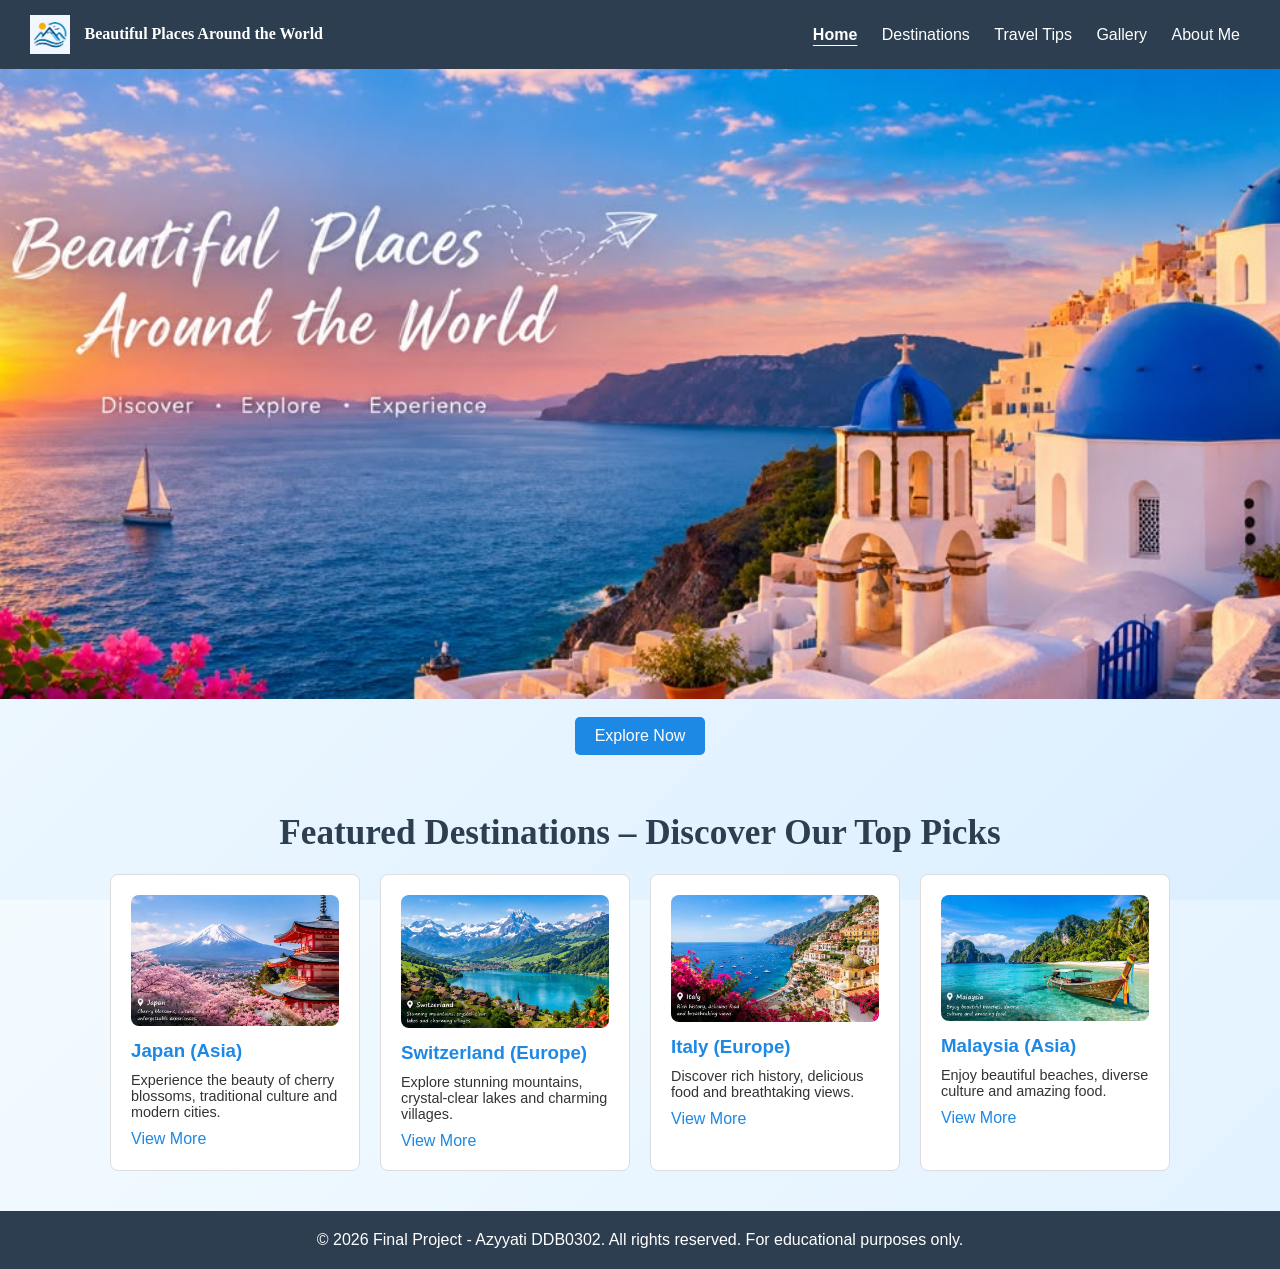
<file: index.html>
<!DOCTYPE html>
<html lang="en">
<head>
  <meta charset="UTF-8">
  <title>Beautiful Places Around the World</title>
  <link rel="stylesheet" href="style.css">
</head>
<body>
  <!-- Header -->
  <header>
    <div class="logo">
      <img src="images/logo.jpeg" alt="Logo">
      <span>Beautiful Places Around the World</span>
    </div>
    <nav>
      <a href="index.html" aria-current="page">Home</a>
      <a href="destinations.html">Destinations</a>
      <a href="tips.html">Travel Tips</a>
      <a href="gallery.html">Gallery</a>
      <a href="about.html">About Me</a>
    </nav>
  </header>

  <!-- Hero Banner -->
  <section class="hero">
    <img src="images/backgroundhero.jpeg" alt="Beautiful Places">
  </section>
  <div class="hero-action">
    <a href="destinations.html" class="btn">Explore Now</a>
  </div>

  <!-- Featured Destinations -->
  <section class="featured">
    <h2>Featured Destinations – Discover Our Top Picks</h2>
    <div class="cards">
      <div class="card">
        <img src="images/japan.jpeg" alt="Japan">
        <h3>Japan (Asia)</h3>
        <p>Experience the beauty of cherry blossoms, traditional culture and modern cities.</p>
        <a href="destinations.html#japan">View More</a>
      </div>
      <div class="card">
        <img src="images/switzerland.jpeg" alt="Switzerland">
        <h3>Switzerland (Europe)</h3>
        <p>Explore stunning mountains, crystal-clear lakes and charming villages.</p>
        <a href="destinations.html#switzerland">View More</a>
      </div>
      <div class="card">
        <img src="images/italy.jpeg" alt="Italy">
        <h3>Italy (Europe)</h3>
        <p>Discover rich history, delicious food and breathtaking views.</p>
        <a href="destinations.html#italy">View More</a>
      </div>
      <div class="card">
        <img src="images/malaysia.jpeg" alt="Malaysia">
        <h3>Malaysia (Asia)</h3>
        <p>Enjoy beautiful beaches, diverse culture and amazing food.</p>
        <a href="destinations.html#malaysia">View More</a>
      </div>
    </div>
  </section>

  <!-- Footer -->
  <footer>
    <p>&copy; 2026 Final Project - Azyyati DDB0302. All rights reserved. For educational purposes only.</p>
  </footer>
</body>
</html>
</file>
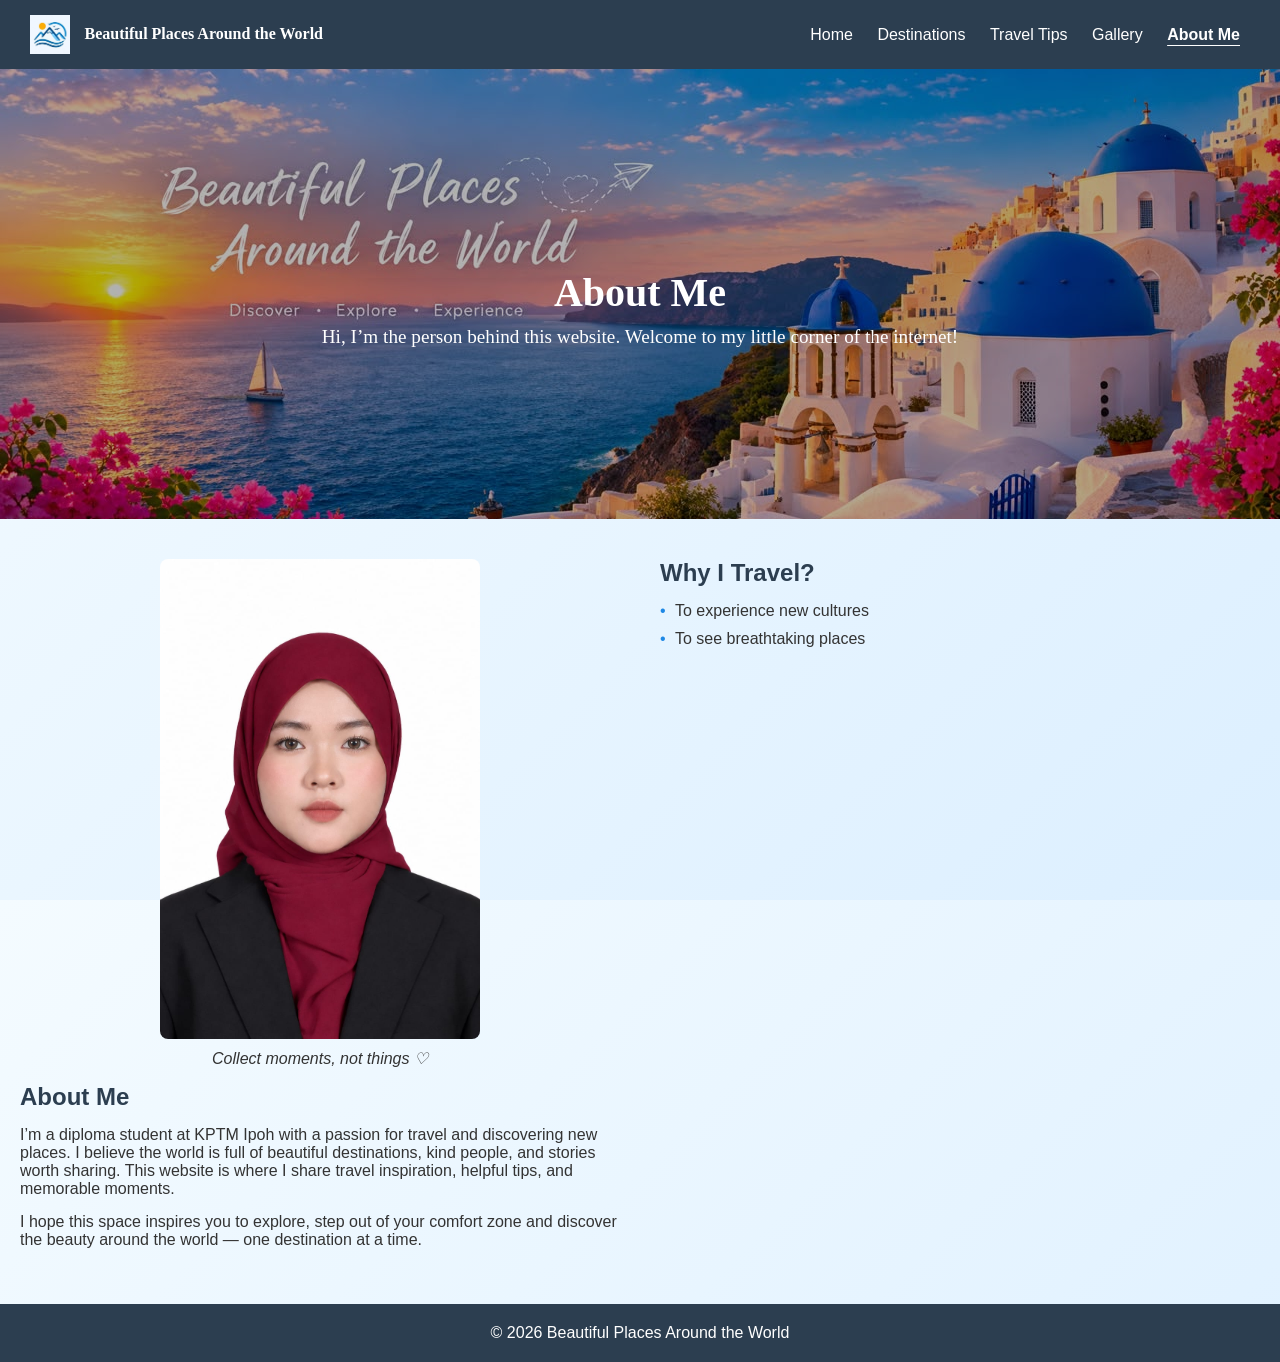
<file: about.html>
<!DOCTYPE html>
<html lang="en">
<head>
  <meta charset="UTF-8">
  <title>About Me</title>
  <link rel="stylesheet" href="style.css">
</head>
<body>
  <!-- Header -->
  <header>
    <div class="logo">
      <img src="images/logo.jpeg" alt="Logo">
      <span>Beautiful Places Around the World</span>
    </div>
    <nav>
      <a href="index.html">Home</a>
      <a href="destinations.html">Destinations</a>
      <a href="tips.html">Travel Tips</a>
      <a href="gallery.html">Gallery</a>
      <a href="about.html" aria-current="page">About Me</a>
    </nav>
  </header>

  <!-- Hero Banner -->
  <section class="hero hero-about">
    <div class="hero-text">
      <h1>About Me</h1>
      <p>Hi, I’m the person behind this website. Welcome to my little corner of the internet!</p>
    </div>
  </section>

  <!-- About Content -->
  <section class="about-content">
    <div class="about-left">
      <img src="images/myself.jpeg" alt="My Photo">
      <p class="caption">Collect moments, not things ♡</p>
      <h2>About Me</h2>
      <p>I’m a diploma student at KPTM Ipoh with a passion for travel and discovering new places. I believe the world is full of beautiful destinations, kind people, and stories worth sharing. This website is where I share travel inspiration, helpful tips, and memorable moments.</p>
      <p>I hope this space inspires you to explore, step out of your comfort zone and discover the beauty around the world — one destination at a time.</p>

      
    </div>

    <div class="about-right">
      <h2>Why I Travel?</h2>
      <ul>
        <li>To experience new cultures</li>
        <li>To see breathtaking places</li>
      </ul>
    </div>
  </section>

  <!-- Footer -->
  <footer>
      <p>&copy; 2026 Beautiful Places Around the World</p>
    </footer>
</body>
</html>
</file>
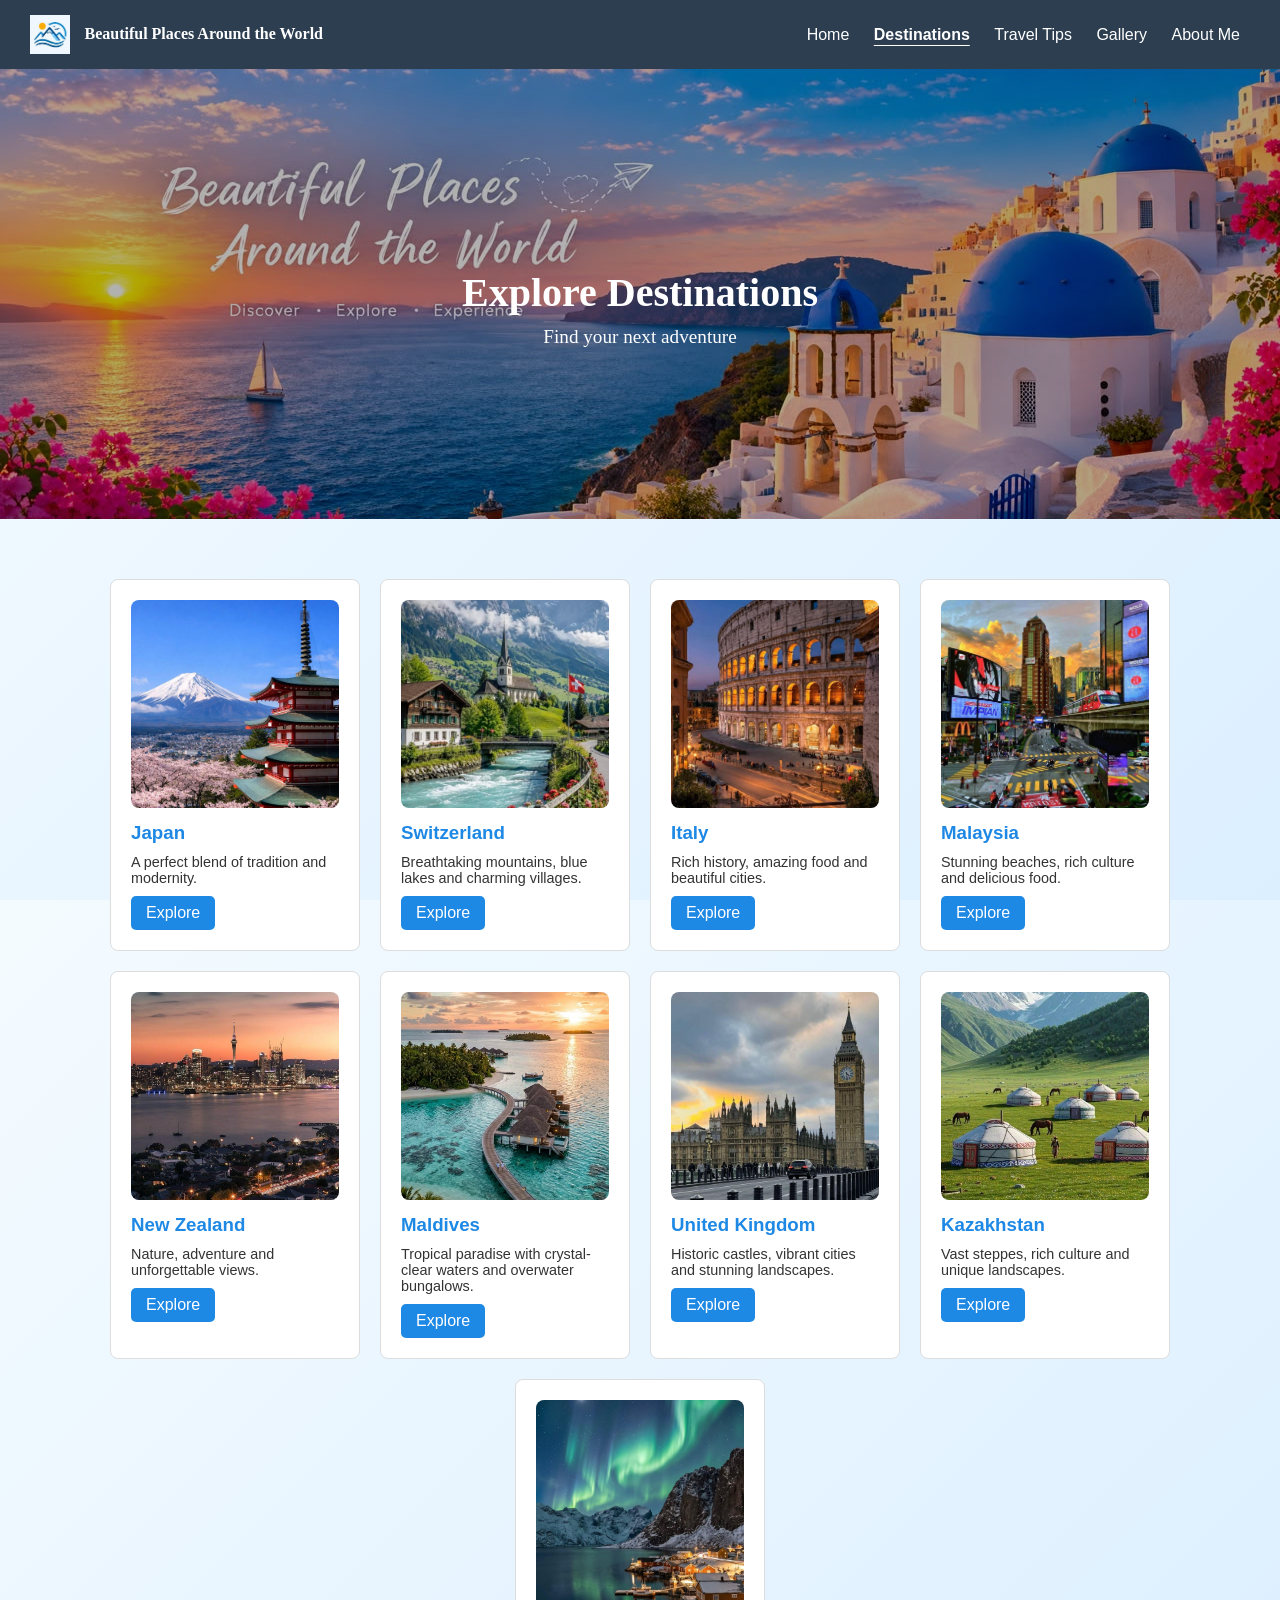
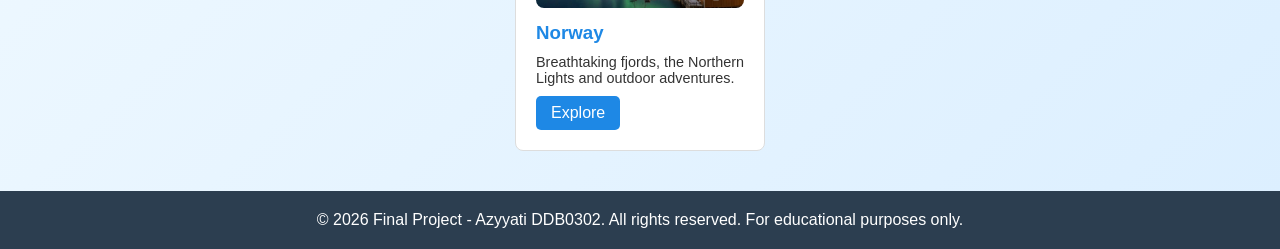
<file: destinations.html>
<!DOCTYPE html>
<html lang="en">
<head>
  <meta charset="UTF-8">
  <title>Destinations</title>
  <link rel="stylesheet" href="style.css">
</head>
<body>
  <!-- Header -->
  <header>
    <div class="logo">
      <img src="images/logo.jpeg" alt="Logo">
      <span>Beautiful Places Around the World</span>
    </div>
    <nav>
      <a href="index.html">Home</a>
      <a href="destinations.html" aria-current="page">Destinations</a>
      <a href="tips.html">Travel Tips</a>
      <a href="gallery.html">Gallery</a>
      <a href="about.html">About Me</a>
    </nav>
  </header>

  <!-- Destinations Hero -->
  <section class="hero hero-destinations">
    <div class="hero-text">
      <h1>Explore Destinations</h1>
      <p>Find your next adventure</p>
    </div>
  </section>

  <!-- Page Content -->
  <section class="page-content">
    <div class="cards">
      <!-- Japan -->
      <div class="card" id="japan">
        <img src="images/japan2.jpeg" alt="Japan">
        <h3>Japan</h3>
        <p>A perfect blend of tradition and modernity.</p>
        <a href="https://www.japan.travel/en/" class="btn" target="_blank" rel="noopener noreferrer">Explore</a>
      </div>
      <!-- Switzerland -->
      <div class="card" id="switzerland">
        <img src="images/switzerland2.jpeg" alt="Switzerland">
        <h3>Switzerland</h3>
        <p>Breathtaking mountains, blue lakes and charming villages.</p>
        <a href="https://www.myswitzerland.com/en/" class="btn" target="_blank" rel="noopener noreferrer">Explore</a>
      </div>
      <!-- Italy -->
      <div class="card" id="italy">
        <img src="images/italy2.jpeg" alt="Italy">
        <h3>Italy</h3>
        <p>Rich history, amazing food and beautiful cities.</p>
        <a href="https://www.italia.it/en" class="btn" target="_blank" rel="noopener noreferrer">Explore</a>
      </div>
      <!-- Malaysia -->
      <div class="card" id="malaysia">
        <img src="images/malaysia2.jpeg" alt="Malaysia">
        <h3>Malaysia</h3>
        <p>Stunning beaches, rich culture and delicious food.</p>
        <a href="https://www.malaysia.travel/" class="btn" target="_blank" rel="noopener noreferrer">Explore</a>
      </div>
      <!-- New Zealand -->
      <div class="card">
        <img src="images/newzealand2.jpeg" alt="New Zealand">
        <h3>New Zealand</h3>
        <p>Nature, adventure and unforgettable views.</p>
        <a href="https://www.newzealand.com/int/" class="btn" target="_blank" rel="noopener noreferrer">Explore</a>
      </div>
      <!-- Maldives -->
      <div class="card">
        <img src="images/maldives2.jpeg" alt="Maldives">
        <h3>Maldives</h3>
        <p>Tropical paradise with crystal-clear waters and overwater bungalows.</p>
        <a href="https://www.maldives.com/" class="btn" target="_blank" rel="noopener noreferrer">Explore</a>
      </div>
      <!-- United Kingdom -->
      <div class="card">
        <img src="images/unitedkingdom2.jpeg" alt="United Kingdom">
        <h3>United Kingdom</h3>
        <p>Historic castles, vibrant cities and stunning landscapes.</p>
        <a href="https://www.visitbritain.com/" class="btn" target="_blank" rel="noopener noreferrer">Explore</a>
      </div>
      <!-- Kazakhstan -->
      <div class="card">
        <img src="images/kazakhstan.jpeg" alt="Kazakhstan">
        <h3>Kazakhstan</h3>
        <p>Vast steppes, rich culture and unique landscapes.</p>
        <a href="https://www.kazakhstan.travel/" class="btn" target="_blank" rel="noopener noreferrer">Explore</a>
      </div>
      <!-- Norway -->
      <div class="card">
        <img src="images/norway2.jpeg" alt="Norway">
        <h3>Norway</h3>
        <p>Breathtaking fjords, the Northern Lights and outdoor adventures.</p>
        <a href="https://www.visitnorway.com/" class="btn" target="_blank" rel="noopener noreferrer">Explore</a>
      </div>
    </div>
  </section>

  <!-- Footer -->
  <footer>
    <p>&copy; 2026 Final Project - Azyyati DDB0302. All rights reserved. For educational purposes only.</p>
  </footer>
</body>
</html>
</file>
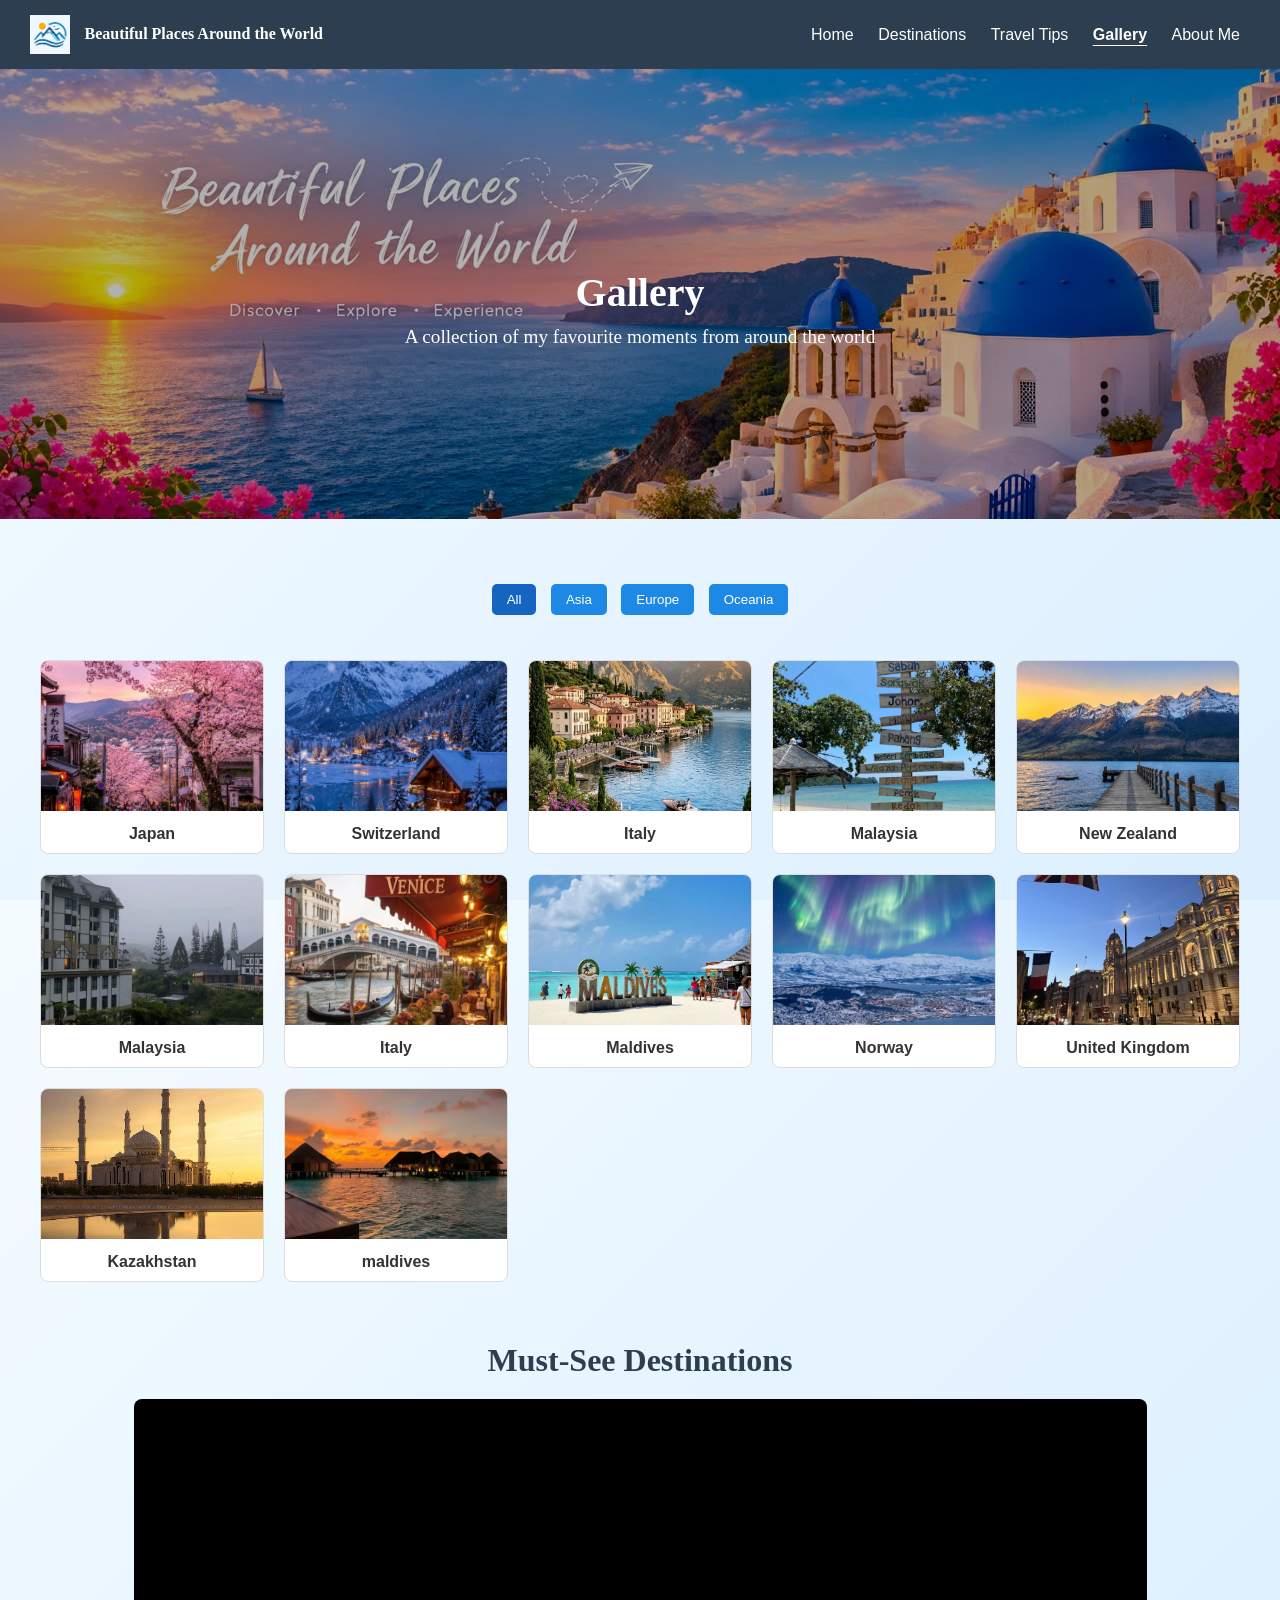
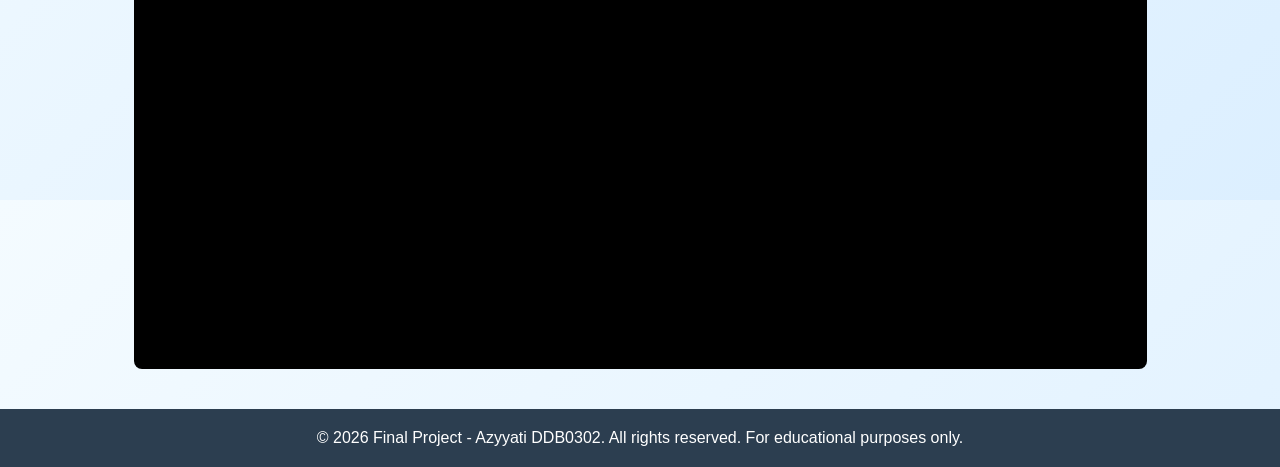
<file: gallery.html>
<!DOCTYPE html>
<html lang="en">
<head>
  <meta charset="UTF-8">
  <title>Gallery</title>
  <link rel="stylesheet" href="style.css">
</head>
<body>
  <!-- Header -->
  <header>
    <div class="logo">
      <img src="images/logo.jpeg" alt="Logo">
      <span>Beautiful Places Around the World</span>
    </div>
    <nav>
      <a href="index.html">Home</a>
      <a href="destinations.html">Destinations</a>
      <a href="tips.html">Travel Tips</a>
      <a href="gallery.html" aria-current="page">Gallery</a>
      <a href="about.html">About Me</a>
    </nav>
  </header>

  <!-- Gallery Hero -->
  <section class="hero hero-gallery">
    <div class="hero-text">
      <h1>Gallery</h1>
      <p>A collection of my favourite moments from around the world</p>
    </div>
  </section>

  <!-- Gallery Section -->
  <section class="page-content">
    <!-- Category Buttons -->
    <div class="categories">
      <button type="button" class="active" data-filter="all" aria-pressed="true">All</button>
      <button type="button" data-filter="asia" aria-pressed="false">Asia</button>
      <button type="button" data-filter="europe" aria-pressed="false">Europe</button>
      <button type="button" data-filter="oceania" aria-pressed="false">Oceania</button>
    </div>

    <!-- Gallery Grid -->
    <div class="gallery-grid">
      <div class="gallery-item" data-category="asia">
        <img src="images/japan3.jpeg" alt="Japan">
        <p>Japan</p>
      </div>
      <div class="gallery-item" data-category="europe">
        <img src="images/switzerland3.jpeg" alt="Switzerland">
        <p>Switzerland</p>
      </div>
      <div class="gallery-item" data-category="europe">
        <img src="images/italy3.jpeg" alt="Italy">
        <p>Italy</p>
      </div>
      <div class="gallery-item" data-category="asia">
        <img src="images/malaysia3.jpeg" alt="Malaysia">
        <p>Malaysia</p>
      </div>
      <div class="gallery-item" data-category="oceania">
        <img src="images/newzealand3.jpeg" alt="New Zealand">
        <p>New Zealand</p>
      </div>
      <div class="gallery-item" data-category="asia">
        <img src="images/malaysia4.jpeg" alt="Malaysia">
        <p>Malaysia</p>
      </div>
      <div class="gallery-item" data-category="europe">
        <img src="images/italy4.jpeg" alt="Italy">
        <p>Italy</p>
      </div>
      <div class="gallery-item" data-category="asia">
        <img src="images/maldives3.jpeg" alt="Maldives">
        <p>Maldives</p>
      </div>
      <div class="gallery-item" data-category="europe">
        <img src="images/norway3.jpeg" alt="Norway">
        <p>Norway</p>
      </div>
      <div class="gallery-item" data-category="europe">
        <img src="images/unitedkingdom3.jpeg" alt="United Kingdom">
        <p>United Kingdom</p>
      </div>
      <div class="gallery-item" data-category="asia">
        <img src="images/kazakhstan1.jpeg" alt="Kazakhstan">
        <p>Kazakhstan</p>
      </div>
      <div class="gallery-item" data-category="asia">
        <img src="images/maldives4.jpeg" alt="Maldives">
        <p>maldives</p>
      </div>
    </div>
    <p class="gallery-empty" role="status" aria-live="polite" hidden>No photos in this category yet.</p>

    <section class="gallery-video" aria-labelledby="gallery-video-title">
      <h2 id="gallery-video-title">Must-See Destinations</h2>
      <div class="gallery-video-frame">
        <iframe
          src="https://www.youtube.com/embed/ZdQ5-K5QG4c"
          title="Most Beautiful Places in The World | Must See Destinations | 4K"
          allow="accelerometer; autoplay; clipboard-write; encrypted-media; gyroscope; picture-in-picture; web-share"
          referrerpolicy="strict-origin-when-cross-origin"
          allowfullscreen>
        </iframe>
      </div>
    </section>
  </section>

  <!-- Footer -->
  <footer>
    <p>&copy; 2026 Final Project - Azyyati DDB0302. All rights reserved. For educational purposes only.</p>
  </footer>
  <script>
    const categoryButtons = document.querySelectorAll(".categories button");
    const galleryItems = document.querySelectorAll(".gallery-item");
    const emptyState = document.querySelector(".gallery-empty");

    categoryButtons.forEach((button) => {
      button.addEventListener("click", () => {
        const selectedCategory = button.dataset.filter;
        let visibleItems = 0;

        galleryItems.forEach((item) => {
          const isVisible = selectedCategory === "all" || item.dataset.category === selectedCategory;
          item.hidden = !isVisible;
          if (isVisible) visibleItems += 1;
        });

        categoryButtons.forEach((categoryButton) => {
          const isActive = categoryButton === button;
          categoryButton.classList.toggle("active", isActive);
          categoryButton.setAttribute("aria-pressed", String(isActive));
        });

        emptyState.hidden = visibleItems > 0;
      });
    });
  </script>
</body>
</html>
</file>
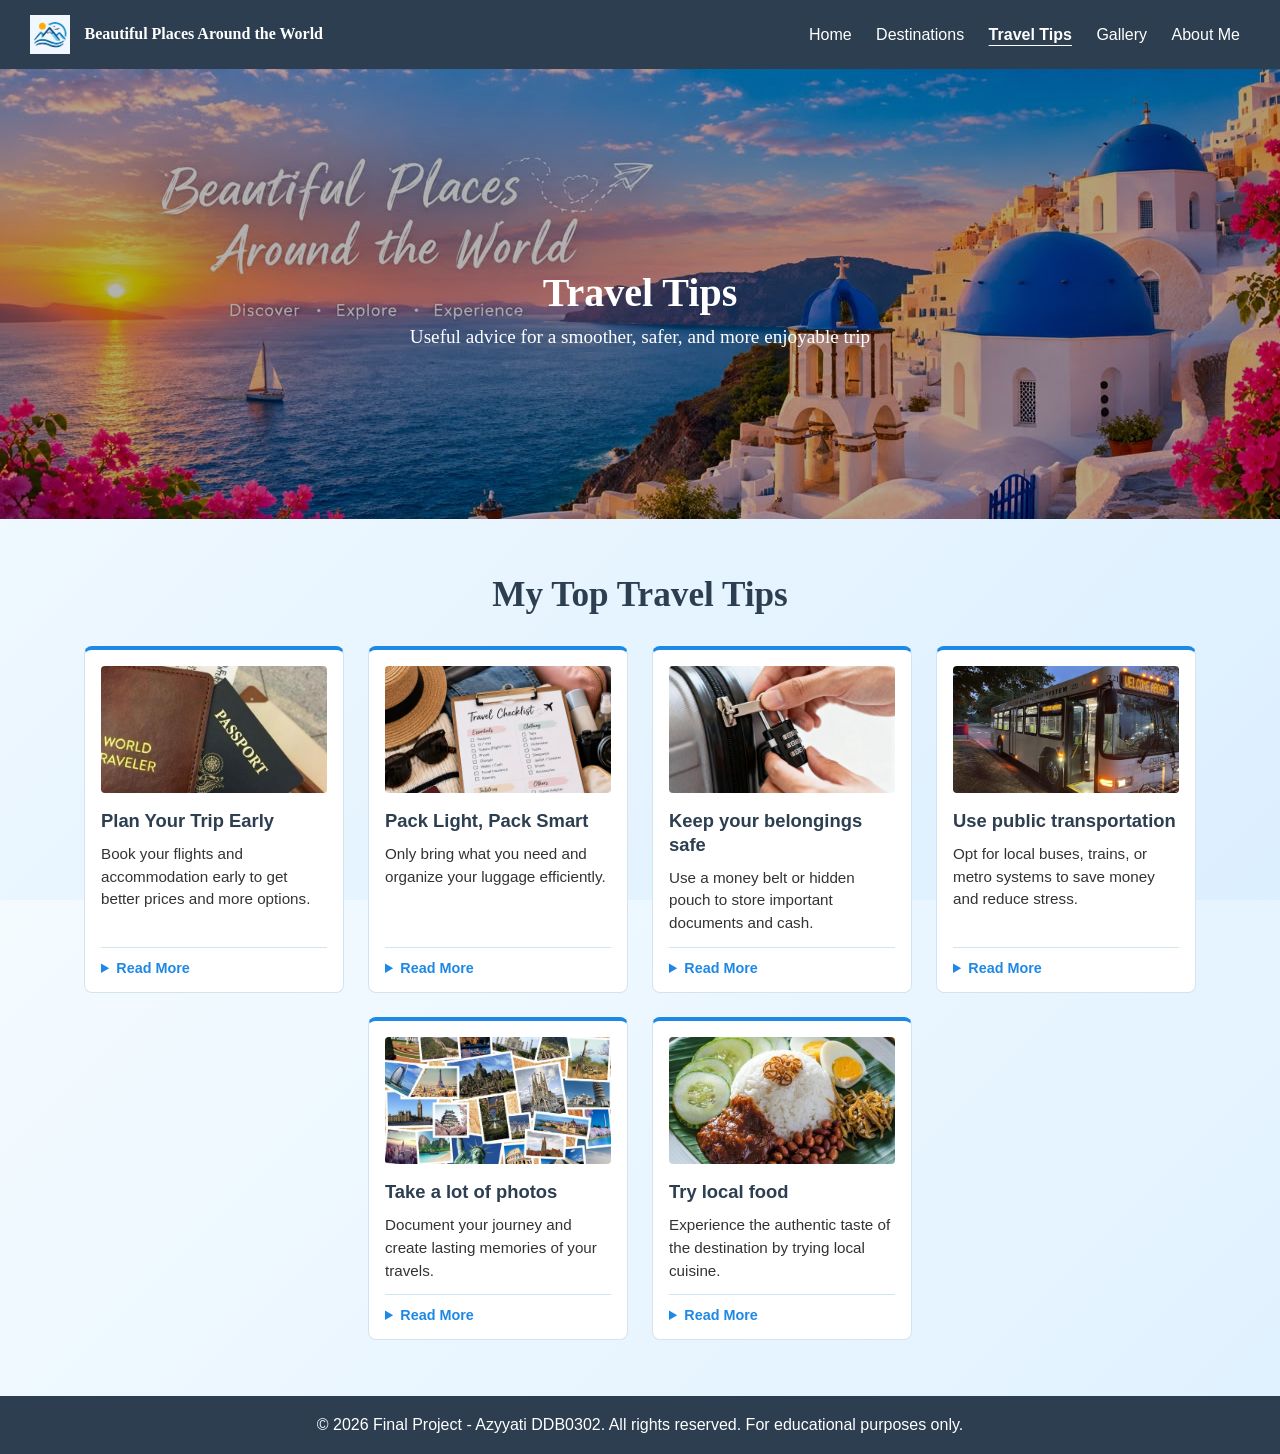
<file: tips.html>
<!DOCTYPE html>
<html lang="en">
<head>
  <meta charset="UTF-8">
  <title>Travel Tips</title>
  <link rel="stylesheet" href="style.css">
</head>
<body>
  <!-- Header -->
  <header>
    <div class="logo">
      <img src="images/logo.jpeg" alt="Logo">
      <span>Beautiful Places Around the World</span>
    </div>
    <nav>
      <a href="index.html">Home</a>
      <a href="destinations.html">Destinations</a>
      <a href="tips.html" aria-current="page">Travel Tips</a>
      <a href="gallery.html">Gallery</a>
      <a href="about.html">About Me</a>
    </nav>
  </header>

  <!-- Hero Banner -->
  <section class="hero hero-tips">
    <div class="hero-text">
      <h1>Travel Tips</h1>
      <p>Useful advice for a smoother, safer, and more enjoyable trip</p>
    </div>
  </section>

  <!-- My Top Travel Tips -->
  <section class="tips-list">
    <h2>My Top Travel Tips</h2>
    <div class="tips-grid">
      <div class="tip-card">
        <img src="images/plan.jpeg" alt="Plan Early">
        <h3>Plan Your Trip Early</h3>
        <p>Book your flights and accommodation early to get better prices and more options.</p>
        <details>
          <summary>Read More</summary>
          <p>Check passport and visa requirements early, compare travel dates, and choose bookings with flexible cancellation when possible.</p>
        </details>
      </div>
      <div class="tip-card">
        <img src="images/pack.jpeg" alt="Pack Smart">
        <h3>Pack Light, Pack Smart</h3>
        <p>Only bring what you need and organize your luggage efficiently.</p>
        <details>
          <summary>Read More</summary>
          <p>Make a packing list, choose versatile clothing, and keep medicines, documents, and a change of clothes in your carry-on.</p>
        </details>
      </div>
      <div class="tip-card">
        <img src="images/keep.jpeg" alt="Keep Safe">
        <h3>Keep your belongings safe</h3>
        <p>Use a money belt or hidden pouch to store important documents and cash.</p>
        <details>
          <summary>Read More</summary>
          <p>Keep copies of important documents separately, use bags that close securely, and avoid carrying all your cash and cards together.</p>
        </details>
      </div>
        <div class="tip-card">
        <img src="images/transport.jpeg" alt="Plan Early">
        <h3>Use public transportation</h3>
        <p>Opt for local buses, trains, or metro systems to save money and reduce stress.</p>
        <details>
          <summary>Read More</summary>
          <p>Look into day passes and ticket rules before boarding, and download an offline map so you can navigate without a connection.</p>
        </details>
      </div>
      <div class="tip-card">
        <img src="images/photos.jpeg" alt="Take a lot of photos">
        <h3>Take a lot of photos</h3>
        <p>Document your journey and create lasting memories of your travels.</p>
        <details>
          <summary>Read More</summary>
          <p>Back up photos regularly, keep your device secure, and check local rules before photographing people or restricted sites.</p>
        </details>
      </div>
      <div class="tip-card">
        <img src="images/cikmak.jpeg" alt="Try Local Food">
        <h3>Try local food</h3>
        <p>Experience the authentic taste of the destination by trying local cuisine.</p>
        <details>
          <summary>Read More</summary>
          <p>Ask about ingredients if you have allergies, and explore busy local markets or restaurants recommended by residents.</p>
        </details>
      </div>
    </div>
  </section>

  <!-- Footer -->
  <footer>
      <p>&copy; 2026 Final Project - Azyyati DDB0302. All rights reserved. For educational purposes only.</p>
    </footer>
</body>
</html>
</file>
<file: style.css>
/* Reset */
* { margin: 0; padding: 0; box-sizing: border-box; }

/* Body */
body {
  font-family: Arial, sans-serif;
  background: linear-gradient(135deg, #f4fbff 0%, #dcefff 100%);
  color: #333;
  display: flex;
  flex-direction: column;
  min-height: 100vh;
}

/* Header */
header {
  display: flex;
  justify-content: space-between;
  align-items: center;
  background: #2c3e50;
  color: #fff;
  padding: 15px 30px;
}
header .logo img { width: 40px; vertical-align: middle; }
header .logo span {
  margin-left: 10px;
  font-family: Georgia, "Times New Roman", serif;
  font-weight: bold;
  color: #fff;
}
nav a { color: #fff; text-decoration: none; margin: 0 10px; }
nav a:hover { text-decoration: underline; }
nav a[aria-current="page"] {
  font-weight: bold;
  text-decoration: underline;
  text-underline-offset: 5px;
}

/* Hero Banner */
.hero {
  position: relative;
  overflow: hidden;
  height: 70vh;
  display: flex;
  align-items: center;
  justify-content: center;
  color: #fff;
  text-align: center;
}
.hero > img {
  position: absolute;
  inset: 0;
  width: 100%;
  height: 100%;
  object-fit: cover;
}
.hero::before {
  content: "";
  position: absolute;
  inset: 0;
  z-index: 0;
  background: rgba(0, 0, 0, 0.3);
}
.hero-text {
  position: relative;
  z-index: 1;
  color: #fff;
}
.hero h1 { font-size: 2.5em; margin-bottom: 10px; }
.hero p { font-size: 1.2em; margin-bottom: 20px; }
.hero-text h1,
.hero-text p { color: #fff; }
.hero-tips .hero-text {
  font-family: Georgia, "Times New Roman", serif;
  transform: translateY(24px);
}
.hero-tips .hero-text h1 { font-weight: 700; }
.hero-action {
  padding: 18px 0;
  text-align: center;
}
.btn {
  display: inline-block;
  padding: 10px 20px;
  background: #1e88e5;
  color: #fff;
  text-decoration: none;
  border-radius: 5px;
  border: none;
}
.btn:hover { background: #1565c0; }

/* Icons Section */
.icons {
  display: flex;
  flex-wrap: wrap;
  justify-content: center;
  gap: 30px;
  padding: 40px 20px;
  text-align: center;
}
.hero > .icons {
  position: absolute;
  z-index: 1;
  right: 0;
  bottom: 0;
  left: 0;
  gap: 30px;
  padding: 20px;
  background: rgba(44, 62, 80, 0.78);
  color: #fff;
}
.icon-box img { width: 60px; margin-bottom: 10px; }
.icon-box h3 { margin-bottom: 5px; }

/* Featured Destinations */
.featured {
  padding: 40px 20px;
  text-align: center;
}
.featured h2 {
  font-family: Georgia, "Times New Roman", serif;
  font-size: 2.2em;
  font-weight: 700;
  line-height: 1.15;
  color: #2c3e50;
}
.cards {
  display: flex;
  flex-wrap: wrap;
  justify-content: center;
  gap: 20px;
  margin-top: 20px;
}
.card {
  background: #fff;
  border: 1px solid #ddd;
  border-radius: 8px;
  width: 250px;
  padding: 20px;
  text-align: left;
  transition: transform 0.3s;
}
.card img {
  width: 100%;
  border-radius: 8px;
  margin-bottom: 10px;
}
.card h3 { margin-bottom: 10px; }
.card p { font-size: 0.9em; margin-bottom: 10px; }
.card a { color: #1e88e5; text-decoration: none; }
.card:hover { transform: scale(1.05); }

/* Footer */
footer {
  background: #2c3e50;
  color: #fff;
  text-align: center;
  padding: 20px;
  margin-top: auto;
}

/*FOOTER */
/* Make the page use full height */
html, body {
  height: 100%;
  margin: 0;
  display: flex;
  flex-direction: column;
}

/* Content grows to push footer down */
body > header,
body > section,
body > footer {
  flex-shrink: 0;
}
body > section {
  flex-grow: 1;
}

/* Footer fixed at bottom */
footer {
  background: #2c3e50;
  color: #fff;
  text-align: center;
  padding: 20px;
  margin-top: auto; /* ensures footer stays at bottom */
}

/* DESTINATION PAGE */
/* Page Content */
.page-content {
  padding: 40px 20px;
  text-align: center;
}

.page-content h1 {
  margin-bottom: 30px;
  font-family: Georgia, "Times New Roman", serif;
  font-size: 2.3em;
  line-height: 1.15;
  font-weight: 700;
  color: #2c3e50;
}

/* Cards Layout */
.cards {
  display: flex;
  flex-wrap: wrap;
  justify-content: center;
  gap: 20px;
}

.card {
  background: #fff;
  border: 1px solid #ddd;
  border-radius: 8px;
  width: 250px;
  padding: 20px;
  text-align: left;
  transition: transform 0.3s;
}

.card img {
  width: 100%;
  border-radius: 8px;
  margin-bottom: 10px;
}

.card h3 {
  margin-bottom: 10px;
  color: #1e88e5;
}

.card p {
  font-size: 0.9em;
  margin-bottom: 10px;
}

.card a.btn {
  display: inline-block;
  padding: 8px 15px;
  background: #1e88e5;
  color: #fff;
  text-decoration: none;
  border-radius: 5px;
}

.card a.btn:hover {
  background: #1565c0;
}

.card:hover {
  transform: scale(1.05);
}

/* TIPS PAGE */
/* Hero for Tips */
.hero-tips {
  background: url('images/backgroundhero.jpeg') no-repeat center center/cover;
  height: 50vh;
  display: flex;
  align-items: center;
  justify-content: center;
  color: #fff;
  text-align: center;
}
.hero-destinations {
  background: url('images/backgroundhero.jpeg') no-repeat center center/cover;
  height: 50vh;
  color: #fff;
  text-align: center;
}
.hero-destinations .hero-text {
  font-family: Georgia, "Times New Roman", serif;
  transform: translateY(24px);
}
.hero-destinations .hero-text h1 { font-weight: 700; }
.hero-gallery {
  background: url('images/backgroundhero.jpeg') no-repeat center center/cover;
  height: 50vh;
  color: #fff;
  text-align: center;
}
.hero-gallery .hero-text {
  font-family: Georgia, "Times New Roman", serif;
  transform: translateY(24px);
}
.hero-gallery .hero-text h1 { font-weight: 700; }

/* Tips Grid */
.tips-list {
  padding: 56px 20px;
  text-align: center;
}
.tips-list h2 {
  margin-bottom: 30px;
  font-family: Georgia, "Times New Roman", serif;
  font-size: 2.2em;
  line-height: 1.15;
  color: #2c3e50;
}
.tips-grid {
  display: flex;
  flex-wrap: wrap;
  justify-content: center;
  gap: 24px;
  max-width: 1120px;
  margin: 0 auto;
}
.tip-card {
  background: #fff;
  border: 1px solid #d3e4ee;
  border-top: 4px solid #1e88e5;
  border-radius: 8px;
  flex: 0 1 260px;
  padding: 16px;
  text-align: left;
  display: flex;
  flex-direction: column;
  transition: transform 0.2s ease, box-shadow 0.2s ease;
}
.tip-card img {
  width: 100%;
  aspect-ratio: 16 / 9;
  object-fit: cover;
  border-radius: 4px;
  margin-bottom: 16px;
}
.tip-card h3 {
  margin-bottom: 10px;
  color: #2c3e50;
  font-size: 1.15em;
  line-height: 1.3;
}
.tip-card p {
  font-size: 0.95em;
  line-height: 1.5;
  margin-bottom: 12px;
}
.tip-card details {
  margin-top: auto;
  padding-top: 12px;
  border-top: 1px solid #d3e4ee;
  font-size: 0.9em;
}
.tip-card summary {
  color: #1e88e5;
  cursor: pointer;
  font-weight: bold;
}
.tip-card details[open] summary { margin-bottom: 8px; }
.tip-card:hover {
  transform: translateY(-4px);
  box-shadow: 0 10px 24px rgba(31, 71, 95, 0.12);
}

/* GALLERY PAGE */
/* Categories */
.categories {
  text-align: center;
  margin: 20px 0;
}
.categories button {
  padding: 8px 15px;
  margin: 5px;
  border: none;
  border-radius: 5px;
  background: #1e88e5;
  color: #fff;
  cursor: pointer;
}
.categories button.active,
.categories button:hover {
  background: #1565c0;
}

/* Gallery Grid */
.gallery-grid {
  display: grid;
  grid-template-columns: repeat(auto-fill, minmax(220px, 1fr));
  gap: 20px;
  padding: 20px;
}
.gallery-empty {
  padding: 20px;
  color: #2c3e50;
  text-align: center;
}
.gallery-video {
  max-width: 1053px;
  margin: 40px auto 0;
  padding: 0 20px;
}
.gallery-video h2 {
  margin-bottom: 20px;
  color: #2c3e50;
  font-family: Georgia, "Times New Roman", serif;
  font-size: 2em;
}
.gallery-video-frame {
  position: relative;
  width: 100%;
  aspect-ratio: 16 / 9;
  overflow: hidden;
  border-radius: 8px;
  background: #000;
}
.gallery-video-frame iframe {
  position: absolute;
  inset: 0;
  width: 100%;
  height: 100%;
  border: 0;
}
.gallery-item {
  background: #fff;
  border: 1px solid #ddd;
  border-radius: 8px;
  overflow: hidden;
  text-align: center;
  transition: transform 0.3s;
}
.gallery-item img {
  width: 100%;
  height: 150px;
  object-fit: cover;
}
.gallery-item p {
  padding: 10px;
  font-weight: bold;
}
.gallery-item:hover {
  transform: scale(1.05);
}

/* ABOUT PAGE */
/* Hero About */
.hero-about {
  background: url('images/backgroundhero.jpeg') no-repeat center center/cover;
  height: 50vh;
  display: flex;
  align-items: center;
  justify-content: center;
  color: #fff;
  text-align: center;
}
.hero-about .hero-text {
  font-family: Georgia, "Times New Roman", serif;
  transform: translateY(24px);
}
.hero-about .hero-text h1 { font-weight: 700; }

/* About Content */
.about-content {
  display: flex;
  flex-wrap: wrap;
  gap: 40px;
  padding: 40px 20px;
}

.about-left, .about-right {
  flex: 1;
  min-width: 300px;
}

.about-left img {
  width: 100%;
  max-width: 320px;
  height: auto;
  display: block;
  margin: 0 auto 10px;
  border-radius: 8px;
}

.caption {
  font-style: italic;
  margin-bottom: 20px;
  text-align: center;
}

.about-left h2, .about-right h2 {
  margin-bottom: 15px;
  color: #2c3e50;
}

.about-left p {
  margin-bottom: 15px;
}

.social-icons {
  margin-top: 20px;
}
.social-icons a img {
  width: 30px;
  margin-right: 10px;
}

/* About Right */
.about-right ul {
  list-style: none;
  padding: 0;
  margin-bottom: 20px;
}
.about-right li {
  margin-bottom: 10px;
  padding-left: 15px;
  position: relative;
}
.about-right li::before {
  content: "•";
  position: absolute;
  left: 0;
  color: #1e88e5;
}
.quote {
  font-family: "Brush Script MT", cursive;
  font-size: 1.2em;
  color: #1e88e5;
}
</file>
